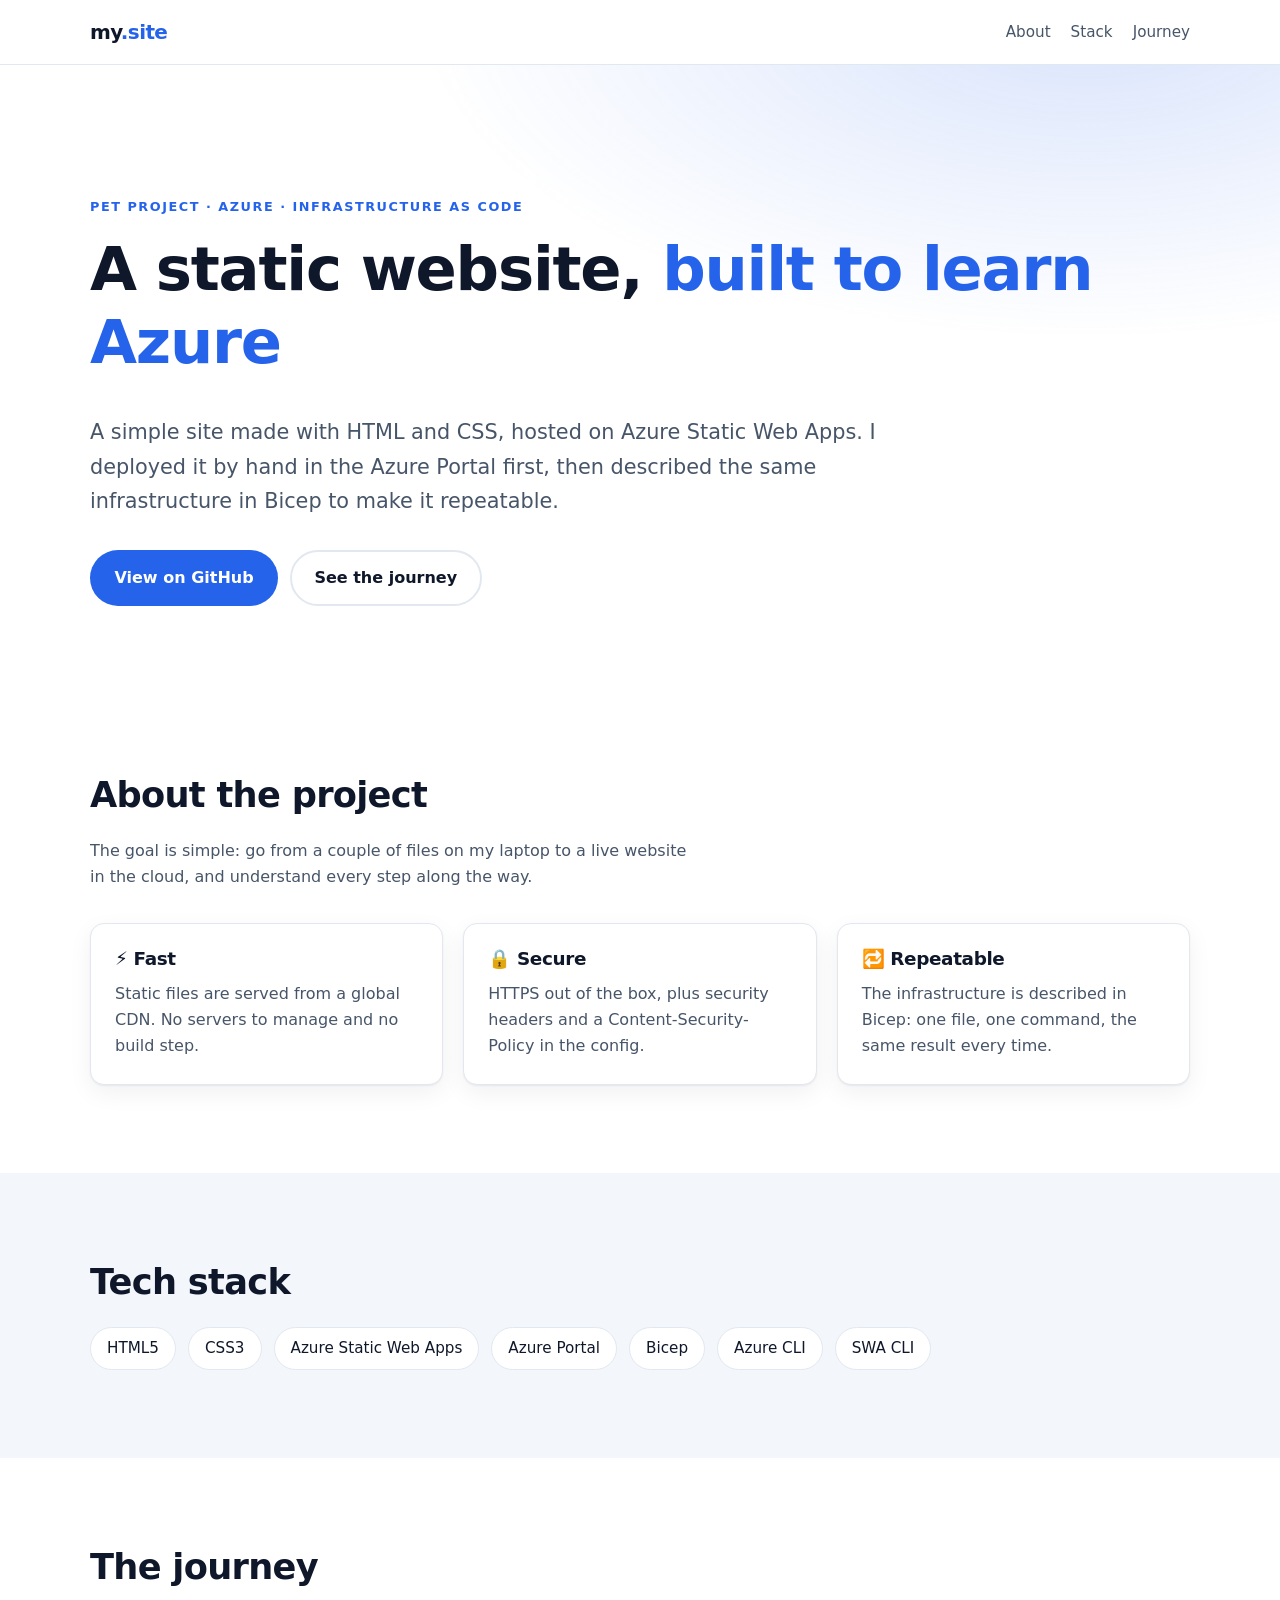
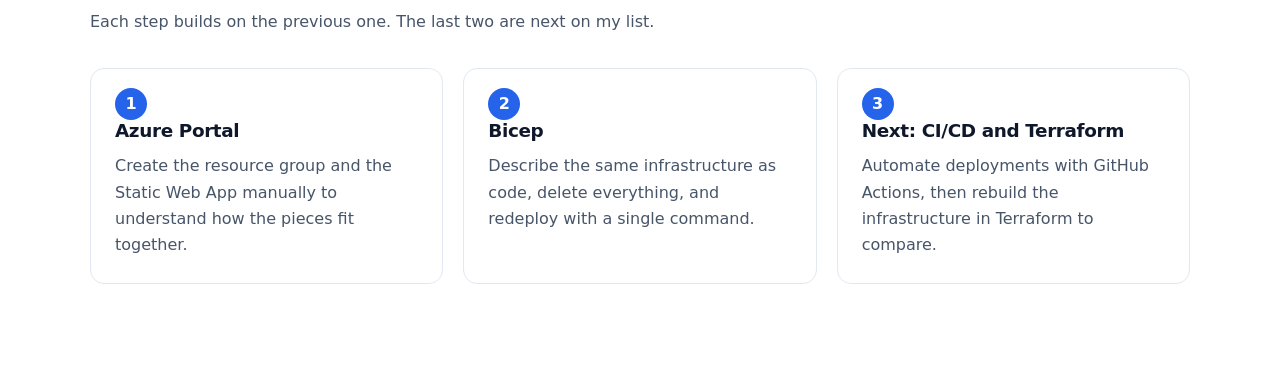
<file: src/index.html>
<!DOCTYPE html>
<html lang="en">
<head>
  <meta charset="UTF-8">
  <meta name="viewport" content="width=device-width, initial-scale=1">
  <title>My Static Site | Azure pet project</title>
  <meta name="description" content="A simple static website deployed to Azure Static Web Apps, first manually through the Azure Portal and then with Bicep.">
  <meta name="theme-color" content="#2563eb">

  <!-- Open Graph (link preview) -->
  <meta property="og:title" content="My Static Site">
  <meta property="og:description" content="Pet project: Azure Static Web Apps, Azure Portal and Bicep">
  <meta property="og:type" content="website">

  <link rel="stylesheet" href="style.css">
</head>
<body>
  <a class="skip-link" href="#main">Skip to content</a>

  <header class="site-header">
    <div class="container header-inner">
      <a href="#top" class="logo">my<span>.site</span></a>
      <nav aria-label="Main navigation">
        <ul class="nav-list">
          <li><a href="#about">About</a></li>
          <li><a href="#stack">Stack</a></li>
          <li><a href="#journey">Journey</a></li>
        </ul>
      </nav>
    </div>
  </header>

  <main id="main">
    <!-- HERO -->
    <section class="hero" id="top">
      <div class="container">
        <p class="eyebrow">Pet project · Azure · Infrastructure as Code</p>
        <h1>A static website, <span class="accent">built to learn Azure</span></h1>
        <p class="lead">
          A simple site made with HTML and CSS, hosted on Azure Static Web Apps.
          I deployed it by hand in the Azure Portal first, then described the same
          infrastructure in Bicep to make it repeatable.
        </p>
        <div class="actions">
          <a class="btn btn-primary" href="https://github.com/YOUR_USER/YOUR_REPO" target="_blank" rel="noopener noreferrer">View on GitHub</a>
          <a class="btn btn-ghost" href="#journey">See the journey</a>
        </div>
      </div>
    </section>

    <!-- ABOUT -->
    <section class="section" id="about">
      <div class="container">
        <h2>About the project</h2>
        <p class="section-intro">
          The goal is simple: go from a couple of files on my laptop to a live
          website in the cloud, and understand every step along the way.
        </p>
        <div class="grid">
          <article class="card">
            <h3>⚡ Fast</h3>
            <p>Static files are served from a global CDN. No servers to manage and no build step.</p>
          </article>
          <article class="card">
            <h3>🔒 Secure</h3>
            <p>HTTPS out of the box, plus security headers and a Content-Security-Policy in the config.</p>
          </article>
          <article class="card">
            <h3>🔁 Repeatable</h3>
            <p>The infrastructure is described in Bicep: one file, one command, the same result every time.</p>
          </article>
        </div>
      </div>
    </section>

    <!-- STACK -->
    <section class="section section-alt" id="stack">
      <div class="container">
        <h2>Tech stack</h2>
        <ul class="tags" aria-label="Technologies">
          <li>HTML5</li>
          <li>CSS3</li>
          <li>Azure Static Web Apps</li>
          <li>Azure Portal</li>
          <li>Bicep</li>
          <li>Azure CLI</li>
          <li>SWA CLI</li>
        </ul>
      </div>
    </section>

    <!-- JOURNEY -->
    <section class="section" id="journey">
      <div class="container">
        <h2>The journey</h2>
        <p class="section-intro">
          Each step builds on the previous one. The last two are next on my list.
        </p>
        <ol class="steps">
          <li>
            <h3>Azure Portal</h3>
            <p>Create the resource group and the Static Web App manually to understand how the pieces fit together.</p>
          </li>
          <li>
            <h3>Bicep</h3>
            <p>Describe the same infrastructure as code, delete everything, and redeploy with a single command.</p>
          </li>
          <li>
            <h3>Next: CI/CD and Terraform</h3>
            <p>Automate deployments with GitHub Actions, then rebuild the infrastructure in Terraform to compare.</p>
          </li>
        </ol>
      </div>
    </section>
</file>
<file: src/style.css>
/* ===== Design tokens ===== */
:root {
  --bg: #ffffff;
  --bg-alt: #f3f6fb;
  --surface: #ffffff;
  --text: #0f172a;
  --text-muted: #475569;
  --border: #e2e8f0;
  --primary: #2563eb;
  --primary-hover: #1d4ed8;
  --primary-contrast: #ffffff;
  --code-bg: #e8eef8;
  --radius: 14px;
  --shadow: 0 1px 2px rgba(15, 23, 42, 0.06), 0 8px 24px rgba(15, 23, 42, 0.06);
  --font: system-ui, -apple-system, "Segoe UI", Roboto, "Helvetica Neue", Arial, sans-serif;
  --mono: ui-monospace, SFMono-Regular, Menlo, Consolas, monospace;
}

@media (prefers-color-scheme: dark) {
  :root {
    --bg: #0b1120;
    --bg-alt: #0f172a;
    --surface: #131c31;
    --text: #e5ecf6;
    --text-muted: #94a3b8;
    --border: #1e293b;
    --primary: #60a5fa;
    --primary-hover: #93c5fd;
    --primary-contrast: #0b1120;
    --code-bg: #1e293b;
    --shadow: 0 1px 2px rgba(0, 0, 0, 0.4), 0 8px 24px rgba(0, 0, 0, 0.35);
  }
}

/* ===== Reset / base ===== */
*,
*::before,
*::after {
  box-sizing: border-box;
}

html {
  scroll-behavior: smooth;
  scroll-padding-top: 80px;
}

body {
  margin: 0;
  font-family: var(--font);
  font-size: 1rem;
  line-height: 1.65;
  color: var(--text);
  background: var(--bg);
  -webkit-font-smoothing: antialiased;
}

img,
svg {
  max-width: 100%;
  display: block;
}

a {
  color: var(--primary);
  text-underline-offset: 3px;
}

a:hover {
  color: var(--primary-hover);
}

:focus-visible {
  outline: 3px solid var(--primary);
  outline-offset: 3px;
  border-radius: 4px;
}

code {
  font-family: var(--mono);
  font-size: 0.9em;
  background: var(--code-bg);
  padding: 0.15em 0.4em;
  border-radius: 6px;
}

h1, h2, h3 {
  line-height: 1.2;
  margin: 0 0 0.6em;
  letter-spacing: -0.02em;
}

h1 { font-size: clamp(2.2rem, 5vw + 1rem, 3.8rem); }
h2 { font-size: clamp(1.6rem, 2vw + 1rem, 2.2rem); }
h3 { font-size: 1.15rem; }

p { margin: 0 0 1em; }

/* ===== Layout helpers ===== */
.container {
  width: min(1100px, 100% - 2.5rem);
  margin-inline: auto;
}

.section {
  padding: clamp(3rem, 8vw, 5.5rem) 0;
}

.section-alt {
  background: var(--bg-alt);
}

.section-intro {
  color: var(--text-muted);
  max-width: 60ch;
  margin-bottom: 2rem;
}

/* ===== Accessibility ===== */
.skip-link {
  position: absolute;
  left: -999px;
  top: 0;
  background: var(--primary);
  color: var(--primary-contrast);
  padding: 0.6rem 1rem;
  z-index: 100;
}

.skip-link:focus {
  left: 0;
}

/* ===== Header ===== */
.site-header {
  position: sticky;
  top: 0;
  z-index: 50;
  background: color-mix(in srgb, var(--bg) 85%, transparent);
  backdrop-filter: blur(10px);
  border-bottom: 1px solid var(--border);
}

.header-inner {
  display: flex;
  align-items: center;
  justify-content: space-between;
  gap: 1rem;
  min-height: 64px;
}

.logo {
  font-weight: 800;
  font-size: 1.25rem;
  text-decoration: none;
  color: var(--text);
  letter-spacing: -0.03em;
}

.logo span {
  color: var(--primary);
}

.nav-list {
  display: flex;
  flex-wrap: wrap;
  gap: 0.25rem 1.25rem;
  list-style: none;
  margin: 0;
  padding: 0;
}

.nav-list a {
  color: var(--text-muted);
  text-decoration: none;
  font-weight: 500;
  font-size: 0.95rem;
}

.nav-list a:hover {
  color: var(--text);
}

/* ===== Hero ===== */
.hero {
  padding: clamp(4rem, 12vw, 8rem) 0 clamp(3rem, 8vw, 5rem);
  background:
    radial-gradient(60rem 30rem at 85% -10%, color-mix(in srgb, var(--primary) 18%, transparent), transparent 70%),
    var(--bg);
}

.eyebrow {
  display: inline-block;
  font-size: 0.8rem;
  font-weight: 600;
  text-transform: uppercase;
  letter-spacing: 0.12em;
  color: var(--primary);
  margin-bottom: 1rem;
}

.accent {
  color: var(--primary);
}

.lead {
  font-size: clamp(1.05rem, 1vw + 0.9rem, 1.3rem);
  color: var(--text-muted);
  max-width: 62ch;
  margin-bottom: 2rem;
}

.actions {
  display: flex;
  flex-wrap: wrap;
  gap: 0.75rem;
}

/* ===== Buttons ===== */
.btn {
  display: inline-block;
  padding: 0.8rem 1.4rem;
  border-radius: 999px;
  font-weight: 600;
  text-decoration: none;
  border: 2px solid transparent;
  transition: transform 0.15s ease, background-color 0.15s ease, border-color 0.15s ease;
}

.btn:hover {
  transform: translateY(-2px);
}

.btn-primary {
  background: var(--primary);
  color: var(--primary-contrast);
}

.btn-primary:hover {
  background: var(--primary-hover);
  color: var(--primary-contrast);
}

.btn-ghost {
  border-color: var(--border);
  color: var(--text);
}

.btn-ghost:hover {
  border-color: var(--primary);
  color: var(--text);
}

/* ===== Cards ===== */
.grid {
  display: grid;
  grid-template-columns: repeat(auto-fit, minmax(250px, 1fr));
  gap: 1.25rem;
}

.card {
  background: var(--surface);
  border: 1px solid var(--border);
  border-radius: var(--radius);
  padding: 1.5rem;
  box-shadow: var(--shadow);
  transition: transform 0.2s ease;
}

.card:hover {
  transform: translateY(-4px);
}

.card p {
  color: var(--text-muted);
  margin: 0;
}

/* ===== Tags ===== */
.tags {
  display: flex;
  flex-wrap: wrap;
  gap: 0.75rem;
  list-style: none;
  margin: 1.5rem 0 0;
  padding: 0;
}

.tags li {
  background: var(--surface);
  border: 1px solid var(--border);
  padding: 0.5rem 1rem;
  border-radius: 999px;
  font-weight: 500;
  font-size: 0.95rem;
}

/* ===== Steps ===== */
.steps {
  list-style: none;
  counter-reset: step;
  margin: 2rem 0 0;
  padding: 0;
  display: grid;
  grid-template-columns: repeat(auto-fit, minmax(250px, 1fr));
  gap: 1.25rem;
}

.steps li {
  counter-increment: step;
  position: relative;
  background: var(--surface);
  border: 1px solid var(--border);
  border-radius: var(--radius);
  padding: 3.2rem 1.5rem 1.5rem;
}

.steps li::before {
  content: counter(step);
  position: absolute;
  top: 1.2rem;
  left: 1.5rem;
  width: 2rem;
  height: 2rem;
  display: grid;
  place-items: center;
  border-radius: 50%;
  background: var(--primary);
  color: var(--primary-contrast);
  font-weight: 700;
}

.steps p {
  color: var(--text-muted);
  margin: 0;
}

/* ===== Contact ===== */
.contact-list {
  display: flex;
  flex-wrap: wrap;
  gap: 0.75rem 1.5rem;
  list-style: none;
  padding: 0;
  margin: 0;
  font-weight: 500;
}

/* ===== Footer ===== */
.site-footer {
  border-top: 1px solid var(--border);
  padding: 1.75rem 0;
  color: var(--text-muted);
  font-size: 0.9rem;
  text-align: center;
}

.site-footer p {
  margin: 0;
}

/* ===== 404 page ===== */
.error-page {
  min-height: 100vh;
  display: grid;
  place-items: center;
  text-align: center;
  padding: 2rem 1.25rem;
}

.error-code {
  font-size: clamp(5rem, 20vw, 10rem);
  font-weight: 800;
  line-height: 1;
  margin: 0;
  color: var(--primary);
  letter-spacing: -0.05em;
}

.error-page .lead {
  margin-inline: auto;
}

.error-page .actions {
  justify-content: center;
}

/* ===== Responsive ===== */
@media (max-width: 640px) {
  .header-inner {
    flex-direction: column;
    justify-content: center;
    padding: 0.75rem 0;
    gap: 0.4rem;
  }

  .nav-list {
    justify-content: center;
  }
}

/* ===== Reduced motion ===== */
@media (prefers-reduced-motion: reduce) {
  html {
    scroll-behavior: auto;
  }

  *,
  *::before,
  *::after {
    transition: none !important;
  }

  .btn:hover,
  .card:hover {
    transform: none;
  }
}
</file>
